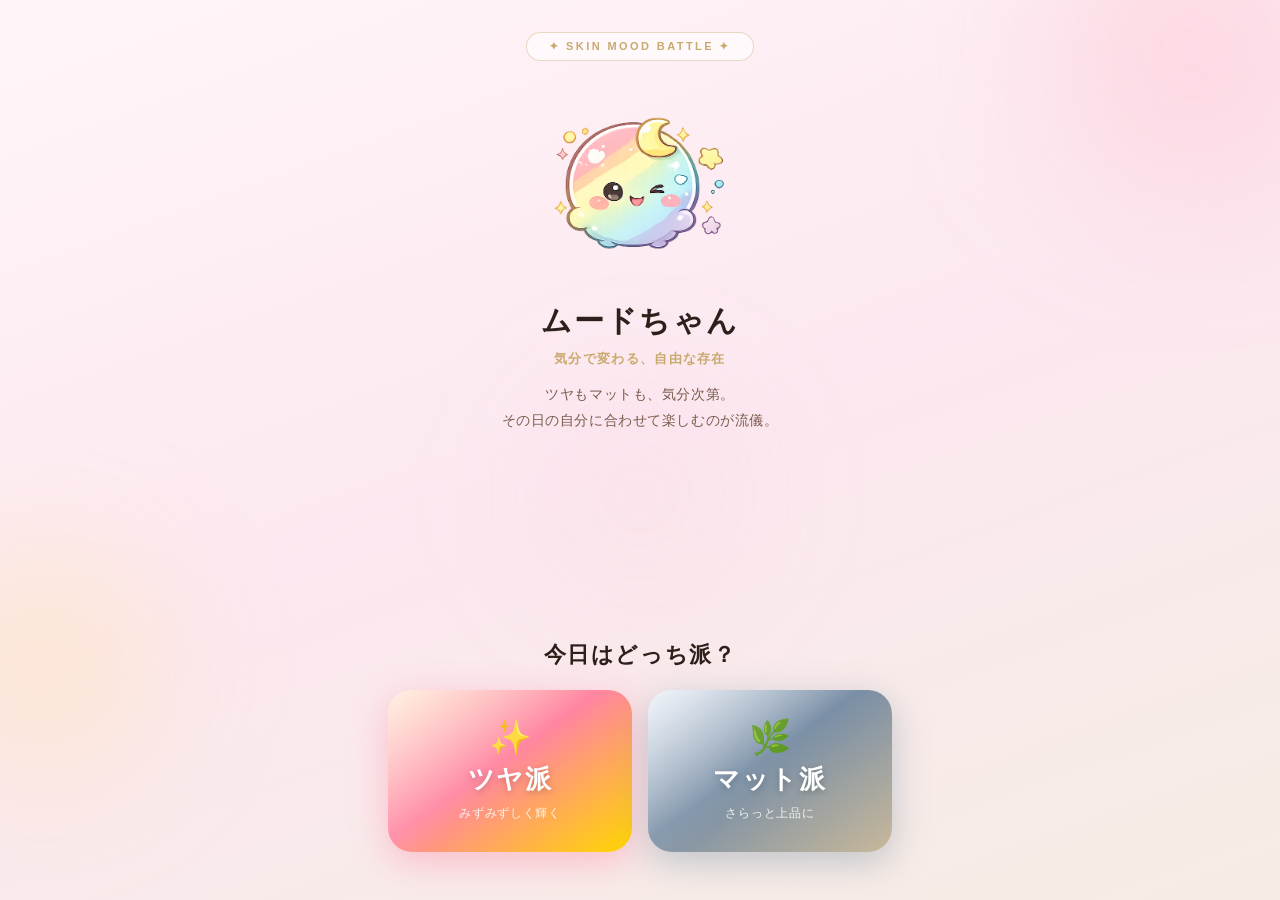
<file: chara-vote/index.html>
<!DOCTYPE html>
<html lang="ja">
<head>
  <meta charset="UTF-8" />
  <meta name="viewport" content="width=device-width, initial-scale=1.0" />
  <title>肌ムードバトル</title>
  <link rel="stylesheet" href="style.css" />
</head>
<body>

  <!-- ===== 投票画面（iPad用） ===== -->
  <div id="screen-vote" class="screen vote-screen">
    <div class="v-bg">
      <div class="v-orb v-orb1"></div>
      <div class="v-orb v-orb2"></div>
      <div class="v-orb v-orb3"></div>
    </div>

    <div class="v-header">
      <span class="v-event-badge">&#10022; SKIN MOOD BATTLE &#10022;</span>
    </div>

    <!-- キャラクターステージ（JS生成） -->
    <div class="v-stage" id="v-stage"></div>

    <!-- 投票ボタン -->
    <div class="v-action" id="v-action">
      <p class="v-question">今日はどっち派？</p>
      <div class="v-btn-row">
        <button class="v-btn v-btn-glow" onclick="castVote('glow')">
          <div class="v-btn-shine"></div>
          <span class="v-btn-icon">&#10024;</span>
          <span class="v-btn-label">ツヤ派</span>
          <span class="v-btn-sub">みずみずしく輝く</span>
        </button>
        <button class="v-btn v-btn-matte" onclick="castVote('matte')">
          <div class="v-btn-shine"></div>
          <span class="v-btn-icon">&#127807;</span>
          <span class="v-btn-label">マット派</span>
          <span class="v-btn-sub">さらっと上品に</span>
        </button>
      </div>
    </div>

    <!-- 投票完了オーバーレイ -->
    <div class="v-complete" id="v-complete">
      <div class="vc-particles" id="vc-particles"></div>
      <div class="vc-card">
        <div class="vc-char-wrap" id="vc-char-wrap"></div>
        <div class="vc-emoji" id="vc-emoji">&#10024;</div>
        <h2 class="vc-title" id="vc-title">ツヤ派で参加！</h2>
        <p class="vc-msg">会場モニターに<br><strong>参加しました！</strong></p>
        <p class="vc-hint">&#128064; モニター画面を見てみよう</p>
      </div>
    </div>
  </div>

  <!-- ===== モニター画面（大型ディスプレイ用） ===== -->
  <div id="screen-monitor" class="screen monitor-screen" style="display:none;">
    <div class="m-bg">
      <div class="m-bg-l"></div>
      <div class="m-bg-r"></div>
    </div>

    <!-- タイトルバー -->
    <div class="m-title-bar">
      <div class="m-title-orn">&#9670; &#9670; &#9670;</div>
      <h1 class="m-title">&#127800; 本日の肌ムードバトル &#127800;</h1>
      <div class="m-title-orn">&#9670; &#9670; &#9670;</div>
    </div>

    <!-- バトルメインエリア -->
    <div class="m-battle">

      <!-- ツヤゾーン（左） -->
      <div class="m-zone m-zone-glow">
        <div class="m-zone-lbl">
          <span class="mzl-icon">&#10024;</span>
          <span class="mzl-name">ツヤ派</span>
        </div>
        <div class="m-zone-crowd" id="glow-crowd"></div>
        <div class="m-zone-cnt">
          <span class="mzc-num" id="glow-num">0</span>
          <span class="mzc-unit">票</span>
        </div>
      </div>

      <!-- 中央スコアボード -->
      <div class="m-score">
        <div class="m-pct-row">
          <span class="m-pct m-pct-glow" id="pct-glow">58%</span>
          <span class="m-pct-sep">:</span>
          <span class="m-pct m-pct-matte" id="pct-matte">42%</span>
        </div>
        <div class="m-bar-wrap">
          <div class="m-bar-glow"  id="bar-glow"  style="width:58%"></div>
          <div class="m-bar-matte" id="bar-matte" style="width:42%"></div>
        </div>
        <div class="m-vs-badge">VS</div>
        <div class="m-total" id="m-total">100 votes</div>
      </div>

      <!-- マットゾーン（右） -->
      <div class="m-zone m-zone-matte">
        <div class="m-zone-lbl">
          <span class="mzl-icon">&#127807;</span>
          <span class="mzl-name">マット派</span>
        </div>
        <div class="m-zone-crowd" id="matte-crowd"></div>
        <div class="m-zone-cnt">
          <span class="mzc-num" id="matte-num">0</span>
          <span class="mzc-unit">票</span>
        </div>
      </div>
    </div>

    <!-- フライングキャラクターステージ -->
    <div class="m-fly-stage" id="fly-stage"></div>

    <!-- パーティクルステージ -->
    <div class="m-ptcl-stage" id="ptcl-stage"></div>

    <!-- 最近の参加者バー -->
    <div class="m-recent-bar">
      <span class="m-recent-ttl">&#10022; 最近の参加者 &#10022;</span>
      <div class="m-recent-list" id="recent-list"></div>
    </div>
  </div>

  <script src="script.js"></script>
</body>
</html>
</file>
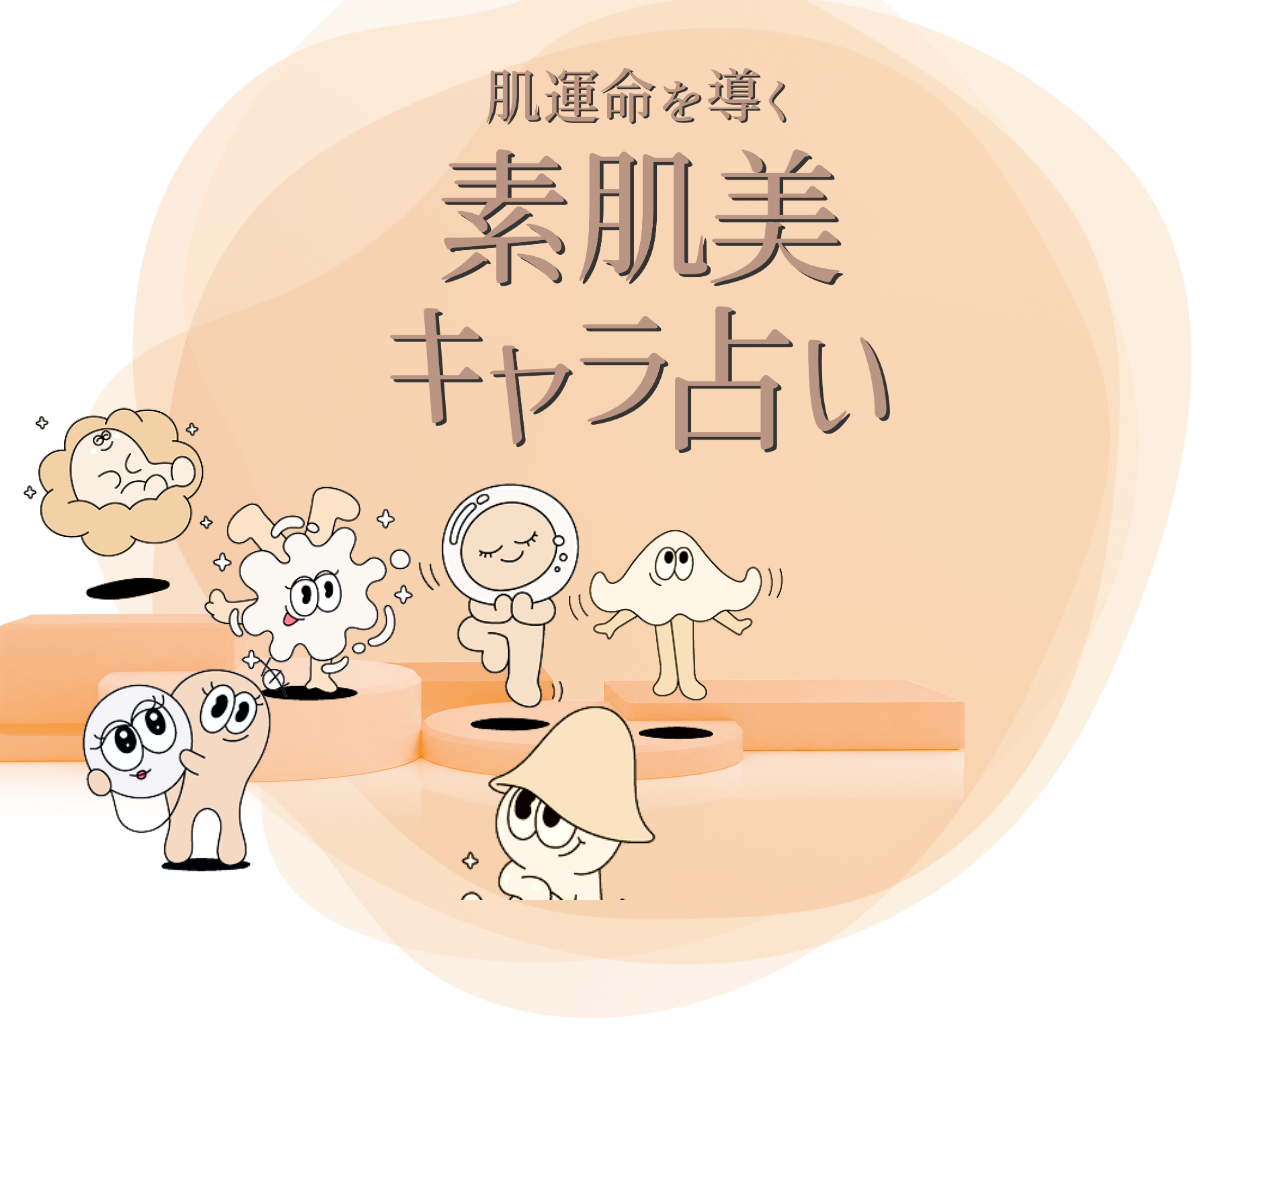
<file: traffic-stopper/index.html>
<!DOCTYPE html>
<html lang="ja">
<head>
  <meta charset="UTF-8" />
  <meta name="viewport" content="width=device-width, initial-scale=1.0, maximum-scale=1.0, user-scalable=no" />
  <title>肌タイプ診断</title>
  <link href="https://fonts.googleapis.com/css2?family=M+PLUS+1+Code:wght@500&family=M+PLUS+Rounded+1c:wght@500&family=Noto+Sans+JP:wght@500;700&family=Noto+Serif+JP:wght@400;500&display=swap" rel="stylesheet" />
  <link rel="stylesheet" href="style.css" />
</head>
<body>

<!-- 背景レイヤー（全画面共通） -->
<div class="bg-full-layer">
  <img src="../assets/bg/bg_full.png" alt="" />
</div>

  <!-- ===== TOP ===== -->
  <div id="screen-top" class="screen active">
    <div class="sparkle-container" id="sparkle-container"></div>
    <div class="top-title-area">
      <img class="top-title-img" src="../assets/images/title.png" alt="今日の盛れ肌おみくじ" />
    </div>
    <div class="top-stage-wrap">
      <img class="stage-bg-img" src="../assets/images/background.png" alt="">
      <div class="chara-group st-c1">
        <img class="top-chara" src="../assets/images/chara03.png" alt="">
        <!-- shadow baked into image -->
      </div>
      <div class="chara-group st-c2">
        <img class="top-chara" src="../assets/images/chara01.png" alt="">
      </div>
      <div class="chara-group st-c3">
        <img class="top-chara" src="../assets/images/chara05.png" alt="">
        <!-- shadow baked into image -->
      </div>
      <div class="chara-group st-c4">
        <img class="top-chara" src="../assets/images/chara02.png" alt="">
      </div>
      <div class="chara-group st-c5">
        <img class="top-chara" src="../assets/images/chara06.png" alt="">
      </div>
      <div class="chara-group st-c6">
        <img class="top-chara" src="../assets/images/chara04.png" alt="">
        <!-- shadow baked into image -->
      </div>
    </div>
    <div class="top-start-wrap">
      <button class="btn-top-start" onclick="startQuiz()">START!</button>
    </div>
    <!-- DEV: レシートプレビュー確認用（本番では非表示） -->
    <div class="dev-receipt-panel">
      <span class="dev-label">DEV</span>
      <button onclick="devJumpToReceipt('bakamote_glow')">ばかもて</button>
      <button onclick="devJumpToReceipt('toumei_glow')">とうめい</button>
      <button onclick="devJumpToReceipt('tafuku_glow')">たふく</button>
      <button onclick="devJumpToReceipt('moreka_smooth')">もれか</button>
      <button onclick="devJumpToReceipt('motokara_smooth')">もとから</button>
      <button onclick="devJumpToReceipt('seiketsu_smooth')">せいけつ</button>
    </div>
  </div>

  <!-- ===== QUIZ ===== -->
  <div id="screen-quiz" class="screen">
    <div id="quiz-body"><!-- JS で生成 --></div>
  </div>

  <!-- ===== SCAN ===== -->
  <div id="screen-scan" class="screen">
    <div class="scan-text-block">
      <p class="scan-text-main">最後に手を入れてください。</p>
      <p class="scan-text-desc">あなたの美のエネルギーを読み解き<br>肌本来が持つ美のポテンシャルと<br>今日の運勢がわかります。</p>
      <p class="scan-text-sub">手を左下の入り口に置いたら「診断」ボタンを押してください。</p>
    </div>
    <div class="scan-hand-icon">
      <img src="../assets/images/hand.svg" alt="" />
    </div>
    <button class="btn-shindan" onclick="confirmScan()">診断</button>
  </div>

  <!-- ===== RESULT ===== -->
  <div id="screen-result" class="screen">
    <div class="result-header">
      <div class="result-title-wrap">
        <p class="result-title">診断結果</p>
      </div>
      <div class="result-name-block">
        <p class="result-name" id="result-name"></p>
        <p class="result-tagline" id="result-tagline"></p>
      </div>
    </div>
    <div class="result-body" id="result-body">
      <!-- JS で生成 -->
    </div>
    <div class="result-actions">
      <p class="result-print-hint">今日の運勢と<br>おすすめの商品は印刷をタップ</p>
      <button class="btn-print" onclick="printReceipt(this)">印刷</button>
      <button class="btn-restart" onclick="goToTop()">最初からやり直す</button>
    </div>
  </div>

  <!-- ===== RECEIPT ===== -->
  <div id="screen-receipt" class="screen">

    <!-- 画面表示用コントロール（印刷時は非表示） -->
    <div class="receipt-ctrl no-print">
      <button class="btn-print" onclick="printReceipt()">印刷する</button>
      <button class="btn-back"  onclick="showScreen('screen-result')">← 結果に戻る</button>
    </div>

    <!-- レシートプレビュー（画面用ラッパー） -->
    <div class="receipt-preview-outer no-print">
      <div class="receipt-preview-label">印刷プレビュー（80mm）</div>
      <div class="receipt-preview-inner">
        <div id="receipt-content"><!-- buildReceiptDOM() で生成 --></div>
      </div>
    </div>

    <!-- 印刷専用ターゲット（@media print のみ表示） -->
    <div class="print-only">
      <div id="receipt-print-target"><!-- buildReceiptDOM() で同期 --></div>
    </div>

  </div>

  <script src="../webprnt-test/StarWebPrintBuilder.js"></script>
  <script src="../webprnt-test/StarWebPrintTrader.js"></script>
  <script src="script.js"></script>
</body>
</html>
</file>
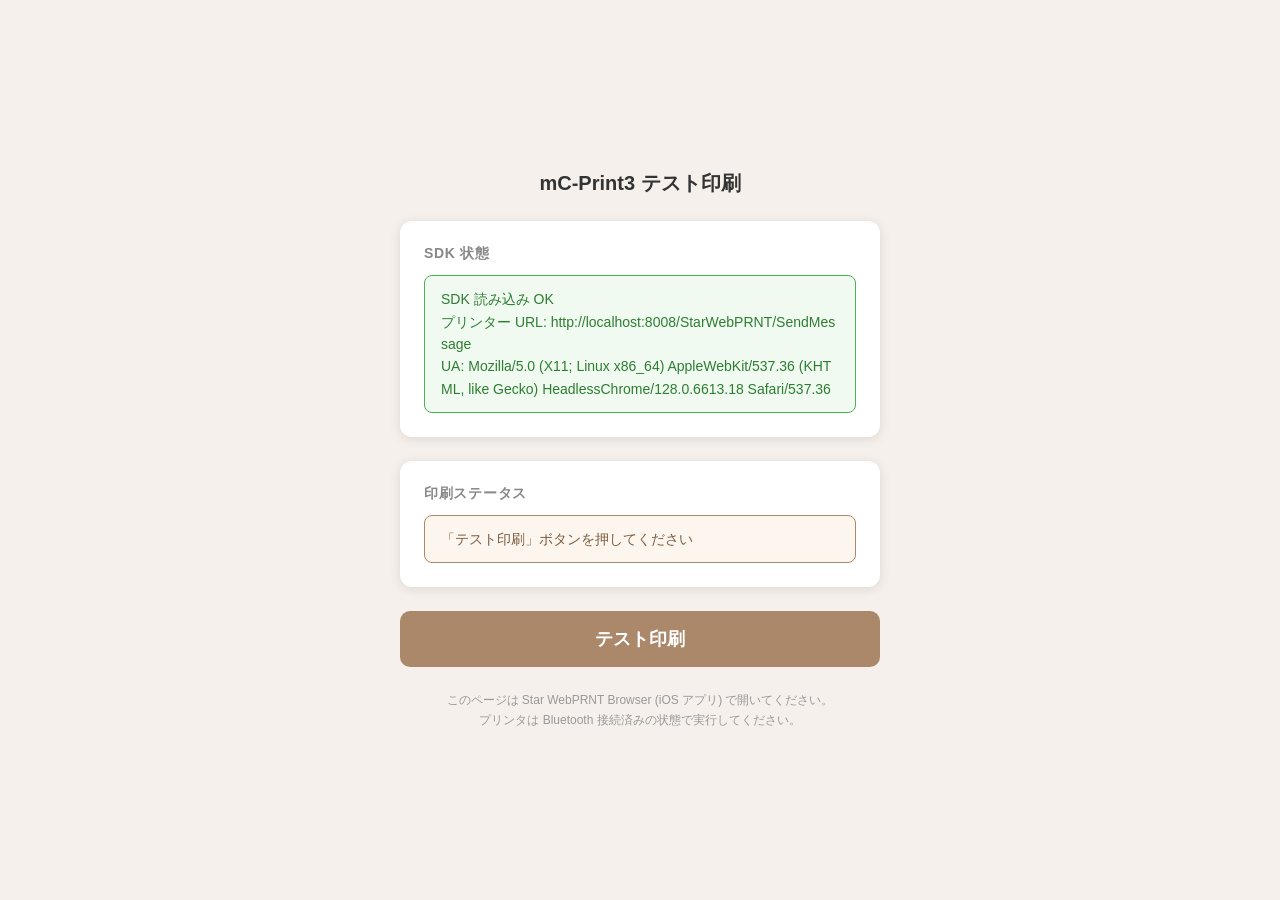
<file: webprnt-test/index.html>
<!DOCTYPE html>
<html lang="ja">
<head>
  <meta charset="UTF-8">
  <meta name="viewport" content="width=device-width, initial-scale=1.0">
  <title>WebPRNT テスト印刷</title>

  <script src="StarWebPrintBuilder.js"></script>
  <script src="StarWebPrintTrader.js"></script>

  <style>
    * { box-sizing: border-box; margin: 0; padding: 0; }

    body {
      font-family: -apple-system, 'Noto Sans JP', sans-serif;
      background: #f5f0eb;
      display: flex;
      flex-direction: column;
      align-items: center;
      justify-content: center;
      min-height: 100vh;
      padding: 24px;
      gap: 24px;
    }

    h1 {
      font-size: 20px;
      color: #333;
    }

    .card {
      background: #fff;
      border-radius: 12px;
      padding: 24px;
      width: 100%;
      max-width: 480px;
      box-shadow: 0 2px 12px rgba(0,0,0,0.1);
    }

    .card h2 {
      font-size: 14px;
      color: #888;
      margin-bottom: 12px;
      text-transform: uppercase;
      letter-spacing: 0.05em;
    }

    .status-box {
      background: #f8f8f8;
      border: 1px solid #e0e0e0;
      border-radius: 8px;
      padding: 12px 16px;
      font-size: 14px;
      color: #444;
      min-height: 48px;
      line-height: 1.6;
      white-space: pre-wrap;
      word-break: break-all;
    }

    .status-box.ok    { border-color: #4caf50; background: #f0faf0; color: #2e7d32; }
    .status-box.error { border-color: #f44336; background: #fff0f0; color: #c62828; }
    .status-box.info  { border-color: #ab886a; background: #fdf6ef; color: #7a5c40; }

    button {
      width: 100%;
      padding: 16px;
      border: none;
      border-radius: 10px;
      font-size: 18px;
      font-weight: 700;
      cursor: pointer;
      transition: opacity 0.15s;
    }
    button:active { opacity: 0.7; }
    button:disabled { opacity: 0.4; cursor: default; }

    .btn-print {
      background: #ab886a;
      color: #fff;
      max-width: 480px;
      width: 100%;
    }

    .note {
      font-size: 12px;
      color: #999;
      text-align: center;
      line-height: 1.6;
      max-width: 480px;
    }
  </style>
</head>
<body>

  <h1>mC-Print3 テスト印刷</h1>

  <div class="card">
    <h2>SDK 状態</h2>
    <div class="status-box" id="sdk-status">確認中...</div>
  </div>

  <div class="card">
    <h2>印刷ステータス</h2>
    <div class="status-box info" id="print-status">「テスト印刷」ボタンを押してください</div>
  </div>

  <button class="btn-print" id="btn-print" onclick="runTestPrint()" disabled>
    テスト印刷
  </button>

  <p class="note">
    このページは Star WebPRNT Browser (iOS アプリ) で開いてください。<br>
    プリンタは Bluetooth 接続済みの状態で実行してください。
  </p>

  <script>
    /* ============================================================
       設定
       Star WebPRNT Browser の新バージョンは port 8001 (WebKit ハンドラー)、
       旧バージョンは port 8008 (HTTP) を使用する。
       ============================================================ */
    const USE_NEW_API = navigator.userAgent.indexOf('webPRNTSupportMessageHandler') !== -1;
    const PRINTER_URL = USE_NEW_API
      ? 'http://localhost:8001/StarWebPRNT/SendMessage'
      : 'http://localhost:8008/StarWebPRNT/SendMessage';

    /* ============================================================
       SDK 存在チェック
       ============================================================ */
    const sdkStatus   = document.getElementById('sdk-status');
    const printStatus = document.getElementById('print-status');
    const btnPrint    = document.getElementById('btn-print');

    window.addEventListener('DOMContentLoaded', () => {
      if (typeof StarWebPrintBuilder === 'undefined' || typeof StarWebPrintTrader === 'undefined') {
        sdkStatus.textContent =
          'SDK が読み込まれていません。\n' +
          'StarWebPrintBuilder.js / StarWebPrintTrader.js を\n' +
          'このフォルダ (webprnt-test/) に配置してください。';
        sdkStatus.className = 'status-box error';
        return;
      }

      sdkStatus.textContent =
        'SDK 読み込み OK\n' +
        'プリンター URL: ' + PRINTER_URL + '\n' +
        'UA: ' + navigator.userAgent;
      sdkStatus.className   = 'status-box ok';
      btnPrint.disabled     = false;
    });

    /* ============================================================
       テスト印刷
       ============================================================ */
    function runTestPrint() {
      btnPrint.disabled = true;
      setStatus('送信中...', 'info');

      let request = '';
      const builder = new StarWebPrintBuilder();

      // 初期化
      request += builder.createInitializationElement();

      // センタリング
      request += builder.createAlignmentElement({ position: 'center' });

      // タイトル（太字）
      request += builder.createTextElement({ emphasis: true, width: 2, height: 2,
        codepage: 'utf8', data: '@cosme FD EVENT\n' });
      request += builder.createTextElement({ emphasis: false, width: 1, height: 1,
        codepage: 'utf8', data: '--------------------------------\n' });

      // 本文
      request += builder.createTextElement({ codepage: 'utf8', data: 'WebPRNT テスト印刷\n' });
      request += builder.createTextElement({ codepage: 'utf8', data: new Date().toLocaleString('ja-JP') + '\n' });
      request += builder.createTextElement({ codepage: 'utf8', data: '--------------------------------\n' });
      request += builder.createTextElement({ codepage: 'utf8', data: 'mC-Print3  Bluetooth OK\n' });

      // フィード & カット
      request += builder.createCutPaperElement({ feed: true });

      // 送信
      const trader = new StarWebPrintTrader({ url: PRINTER_URL });

      trader.onReceive = function (response) {
        btnPrint.disabled = false;

        if (response.traderSuccess !== 'true') {
          setStatus(
            '印刷失敗\ntraderSuccess: ' + response.traderSuccess +
            '\ntraderCode: ' + response.traderCode +
            '\ntraderStatus: ' + response.traderStatus,
            'error'
          );
          return;
        }

        setStatus('印刷完了！', 'ok');
      };

      trader.onError = function (response) {
        btnPrint.disabled = false;
        const status = response ? response.status : '?';
        const text   = response ? (response.responseText || '(なし)') : '不明';
        setStatus(
          '通信エラー\nstatus: ' + status + '\nresponseText: ' + text + '\n\n' +
          '確認事項:\n' +
          '・Star WebPRNT Browser で開いているか\n' +
          '・プリンタが Bluetooth ペアリング済みか\n' +
          '・Star WebPRNT Browser でプリンタが選択されているか\n' +
          '・接続 URL: ' + PRINTER_URL,
          'error'
        );
      };

      trader.onTimeout = function () {
        btnPrint.disabled = false;
        setStatus('タイムアウト: プリンタの応答がありません。\nBluetooth 接続を確認してください。', 'error');
      };

      trader.sendMessage({ request: request });
    }

    function setStatus(msg, type) {
      printStatus.textContent = msg;
      printStatus.className   = 'status-box ' + (type || '');
    }
  </script>

</body>
</html>
</file>
<file: chara-vote/style.css>
/* ========================================
   Design Tokens
   ======================================== */
:root {
  --glow-pink:    #ff85a1;
  --glow-gold:    #ffd700;
  --glow-peach:   #fde8d0;
  --glow-deep:    #e8956a;
  --matte-slate:  #5a7a8f;
  --matte-beige:  #c8b89a;
  --matte-cool:   #a8c8d8;
  --matte-deep:   #3d5a6a;
  --gold:         #c9a96e;
  --white:        #ffffff;
  --text:         #2d1f1a;
  --text-mid:     #7a5c4e;
  --text-light:   #b09080;
  --off-white:    #fdfaf8;
}

/* ========================================
   Reset
   ======================================== */
*, *::before, *::after { box-sizing: border-box; margin: 0; padding: 0; }
html, body {
  height: 100%;
  font-family: 'Helvetica Neue', Arial, 'Hiragino Kaku Gothic ProN', 'Meiryo', sans-serif;
  -webkit-font-smoothing: antialiased;
}
button { border: none; cursor: pointer; font-family: inherit; }

/* ========================================
   ===== VOTE SCREEN (iPad) =====
   ======================================== */
.vote-screen {
  min-height: 100dvh;
  background: linear-gradient(160deg, #fff5f8 0%, #fce8f0 50%, #f5ede4 100%);
  display: flex;
  flex-direction: column;
  align-items: center;
  position: relative;
  overflow: hidden;
}

/* Background orbs */
.v-bg { position: absolute; inset: 0; pointer-events: none; }
.v-orb {
  position: absolute;
  border-radius: 50%;
  filter: blur(70px);
}
.v-orb1 {
  width: 420px; height: 420px; top: -160px; right: -120px;
  background: radial-gradient(circle, rgba(255,133,161,.28) 0%, transparent 70%);
}
.v-orb2 {
  width: 320px; height: 320px; bottom: 80px; left: -120px;
  background: radial-gradient(circle, rgba(255,215,0,.2) 0%, transparent 70%);
}
.v-orb3 {
  width: 280px; height: 280px; top: 55%; left: 50%;
  transform: translate(-50%, -50%);
  background: radial-gradient(circle, rgba(242,167,195,.14) 0%, transparent 70%);
}

/* Header */
.v-header {
  position: relative; z-index: 1;
  padding: 32px 24px 20px;
  text-align: center;
}
.v-event-badge {
  display: inline-block;
  font-size: 11px;
  font-weight: 700;
  letter-spacing: .22em;
  color: var(--gold);
  border: 1px solid rgba(201,169,110,.4);
  padding: 7px 22px;
  border-radius: 20px;
  background: rgba(255,255,255,.6);
  backdrop-filter: blur(4px);
}

/* Character Stage */
.v-stage {
  position: relative; z-index: 1;
  flex: 1;
  display: flex;
  flex-direction: column;
  align-items: center;
  padding: 12px 32px 20px;
  text-align: center;
  width: 100%;
  max-width: 560px;
}

/* ---- Character Avatar ---- */
.char-av {
  width: 180px;
  height: 180px;
  position: relative;
  display: flex;
  align-items: center;
  justify-content: center;
  margin-bottom: 28px;
  flex-shrink: 0;
  animation: av-float 3.6s ease-in-out infinite;
}
.char-img {
  width: 100%;
  height: 100%;
  object-fit: contain;
  position: relative;
  z-index: 1;
}

/* キャラクタークラス（画像使用のため背景なし） */
.c-kirari, .c-urumin, .c-sarasa, .c-fuwamaru, .c-mood {}

/* Character text */
.char-name {
  font-size: 30px;
  font-weight: 800;
  color: var(--text);
  letter-spacing: .07em;
  margin-bottom: 8px;
}
.char-catch {
  font-size: 13px;
  font-weight: 700;
  color: var(--gold);
  letter-spacing: .1em;
  margin-bottom: 14px;
}
.char-desc {
  font-size: 14px;
  color: var(--text-mid);
  line-height: 1.85;
  letter-spacing: .04em;
  max-width: 300px;
}

/* Vote Action */
.v-action {
  position: relative; z-index: 1;
  width: 100%;
  max-width: 560px;
  padding: 0 28px 48px;
  text-align: center;
}
.v-question {
  font-size: 22px;
  font-weight: 700;
  color: var(--text);
  letter-spacing: .07em;
  margin-bottom: 20px;
}
.v-btn-row {
  display: flex;
  gap: 16px;
}
.v-btn {
  flex: 1;
  border-radius: 24px;
  padding: 30px 16px;
  display: flex;
  flex-direction: column;
  align-items: center;
  gap: 8px;
  position: relative;
  overflow: hidden;
  transition: transform .2s, box-shadow .2s;
}
.v-btn:hover  { transform: translateY(-3px); }
.v-btn:active { transform: scale(.96); }
.v-btn-shine {
  position: absolute; inset: 0;
  background: linear-gradient(135deg, rgba(255,255,255,.4) 0%, transparent 50%);
  pointer-events: none;
}
.v-btn-glow {
  background: linear-gradient(145deg, #ffe8d0 0%, #ff85a1 45%, #ffd700 100%);
  box-shadow: 0 10px 36px rgba(255,133,161,.45);
}
.v-btn-matte {
  background: linear-gradient(145deg, #e8eff8 0%, #7a8fa6 45%, #c8b89a 100%);
  box-shadow: 0 10px 36px rgba(90,122,143,.35);
}
.v-btn-icon  { font-size: 34px; line-height: 1; }
.v-btn-label {
  font-size: 26px; font-weight: 800;
  color: var(--white);
  letter-spacing: .06em;
  text-shadow: 0 2px 6px rgba(0,0,0,.22);
}
.v-btn-sub {
  font-size: 12px;
  color: rgba(255,255,255,.88);
  letter-spacing: .06em;
}

/* Vote Complete Overlay */
.v-complete {
  position: absolute; inset: 0;
  background: rgba(253,240,248,.96);
  backdrop-filter: blur(10px);
  display: none;
  flex-direction: column;
  align-items: center;
  justify-content: center;
  z-index: 100;
}
.v-complete.active { display: flex; }
.vc-particles { position: absolute; inset: 0; pointer-events: none; }
.vc-card {
  position: relative; z-index: 1;
  background: var(--white);
  border-radius: 28px;
  padding: 36px 32px 40px;
  text-align: center;
  box-shadow: 0 16px 60px rgba(61,43,31,.15);
  max-width: 340px;
  width: calc(100% - 48px);
  animation: card-in .5s cubic-bezier(.34,1.56,.64,1) forwards;
}
.vc-char-wrap {
  display: flex;
  justify-content: center;
  margin-bottom: 16px;
}
.vc-char-wrap .char-av {
  width: 100px;
  height: 100px;
  margin-bottom: 0;
  animation: av-float 3s ease-in-out infinite;
}
.vc-char-wrap .char-av .char-sym { font-size: 38px; }
.vc-char-wrap .char-av::before { inset: -6px; }
.vc-char-wrap .char-av .char-glow-ring { inset: -12px; }
.vc-emoji {
  font-size: 36px; margin-bottom: 10px;
  animation: av-float 2.2s ease-in-out infinite;
  display: block;
}
.vc-title {
  font-size: 28px; font-weight: 800;
  color: var(--text); letter-spacing: .04em;
  margin-bottom: 12px;
}
.vc-msg {
  font-size: 15px; color: var(--text-mid);
  line-height: 1.9; letter-spacing: .04em;
  margin-bottom: 14px;
}
.vc-msg strong { color: var(--text); font-size: 17px; }
.vc-hint { font-size: 12px; color: var(--text-light); letter-spacing: .06em; }

/* Burst Particle */
.burst-p {
  position: absolute;
  top: 50%; left: 50%;
  border-radius: 50%;
  animation: burst 1s ease-out forwards;
}

/* ========================================
   ===== MONITOR SCREEN (Large Display) =====
   ======================================== */
.monitor-screen {
  width: 100vw;
  height: 100vh;
  overflow: hidden;
  display: flex;
  flex-direction: column;
  position: relative;
  background: #fff8fa;
}

/* Split background */
.m-bg { position: absolute; inset: 0; display: flex; pointer-events: none; }
.m-bg-l {
  flex: 1;
  background: linear-gradient(155deg, #fff0f5 0%, #ffd6e8 50%, #ffe8d0 100%);
}
.m-bg-r {
  flex: 1;
  background: linear-gradient(205deg, #f0f8ff 0%, #d6eeff 50%, #e0f8f0 100%);
}
.m-bg::after {
  content: '';
  position: absolute;
  left: 50%; top: 10%;
  bottom: 10%;
  width: 3px;
  transform: translateX(-50%);
  background: linear-gradient(180deg, transparent, rgba(255,180,50,.6) 30%, rgba(255,215,0,.9) 50%, rgba(255,180,50,.6) 70%, transparent);
  filter: blur(2px);
  border-radius: 4px;
}

/* Title Bar */
.m-title-bar {
  position: relative; z-index: 1;
  display: flex;
  align-items: center;
  justify-content: center;
  gap: 28px;
  padding: 18px 48px 14px;
  background: rgba(255,255,255,.7);
  backdrop-filter: blur(8px);
  border-bottom: 2px solid rgba(255,180,50,.3);
  flex-shrink: 0;
  box-shadow: 0 4px 20px rgba(255,133,161,.12);
}
.m-title-orn {
  color: #ffc040;
  font-size: 14px;
  letter-spacing: .25em;
  animation: orn-bounce 2s ease-in-out infinite;
}
.m-title {
  font-size: clamp(22px, 2.8vw, 42px);
  font-weight: 800;
  background: linear-gradient(90deg, #ff85a1, #ffc040, #4ab8d4, #ff85a1);
  background-size: 200% auto;
  -webkit-background-clip: text;
  -webkit-text-fill-color: transparent;
  background-clip: text;
  letter-spacing: .14em;
  text-align: center;
  animation: title-shine 4s linear infinite;
}

/* Battle Area */
.m-battle {
  position: relative; z-index: 1;
  flex: 1;
  display: flex;
  align-items: stretch;
  min-height: 0;
}

/* Zone */
.m-zone {
  flex: 0 0 35%;
  display: flex;
  flex-direction: column;
  align-items: center;
  padding: 20px 20px 12px;
  position: relative;
}
.m-zone-lbl {
  display: flex;
  align-items: center;
  gap: 10px;
  margin-bottom: 14px;
  flex-shrink: 0;
}
.mzl-icon { font-size: clamp(22px, 2.8vw, 38px); }
.mzl-name {
  font-size: clamp(20px, 2.5vw, 36px);
  font-weight: 800;
  letter-spacing: .1em;
}
.m-zone-glow  .mzl-name { color: #ff4d8a; text-shadow: 0 2px 12px rgba(255,77,138,.35); }
.m-zone-matte .mzl-name { color: #2a96bf; text-shadow: 0 2px 12px rgba(42,150,191,.35); }

/* Zone crowd */
.m-zone-crowd {
  flex: 1;
  position: relative;
  width: 100%;
  min-height: 0;
}

/* Zone floating avatar */
.zone-av {
  position: absolute;
  width: clamp(50px, 5.5vw, 74px);
  height: clamp(50px, 5.5vw, 74px);
  border-radius: 50%;
  display: flex;
  align-items: center;
  justify-content: center;
  font-size: clamp(20px, 2.2vw, 30px);
  transform: translate(-50%, -50%);
  box-shadow: 0 4px 18px rgba(0,0,0,.35);
  animation: zone-float var(--dur, 3.2s) ease-in-out infinite var(--delay, 0s);
  cursor: default;
}
.zone-av img {
  width: 100%;
  height: 100%;
  object-fit: contain;
}
.zone-av small {
  position: absolute;
  bottom: -20px;
  left: 50%;
  transform: translateX(-50%);
  font-size: clamp(8px, .9vw, 12px);
  white-space: nowrap;
  color: rgba(45,31,26,.6);
  font-weight: 700;
  letter-spacing: .05em;
}
.zone-av.arriving {
  animation: arrive .6s cubic-bezier(.34,1.56,.64,1) forwards;
}

/* Zone vote count */
.m-zone-cnt {
  display: flex;
  align-items: baseline;
  gap: 6px;
  flex-shrink: 0;
  margin-top: 8px;
}
.mzc-num {
  font-size: clamp(40px, 5.5vw, 76px);
  font-weight: 900;
  color: var(--text);
  font-variant-numeric: tabular-nums;
  transition: color .3s;
}
.m-zone-glow  .mzc-num { text-shadow: 0 2px 12px rgba(255,77,138,.2); }
.m-zone-matte .mzc-num { text-shadow: 0 2px 12px rgba(42,150,191,.2); }
.mzc-unit {
  font-size: clamp(16px, 2vw, 26px);
  color: rgba(45,31,26,.45);
  font-weight: 600;
}

/* Scoreboard Center */
.m-score {
  flex: 0 0 30%;
  display: flex;
  flex-direction: column;
  align-items: center;
  justify-content: center;
  padding: 20px 12px;
  position: relative;
  z-index: 2;
  background: rgba(255,255,255,.5);
  backdrop-filter: blur(6px);
  border-radius: 0 0 32px 32px;
}
.m-pct-row {
  display: flex;
  align-items: center;
  gap: 16px;
  margin-bottom: 22px;
}
.m-pct {
  font-size: clamp(44px, 7vw, 88px);
  font-weight: 900;
  font-variant-numeric: tabular-nums;
  transition: all .7s cubic-bezier(.34,1.56,.64,1);
}
.m-pct-glow  { color: #ff4d8a; text-shadow: 0 2px 16px rgba(255,77,138,.4); }
.m-pct-matte { color: #2a96bf; text-shadow: 0 2px 16px rgba(42,150,191,.4); }
.m-pct-sep {
  font-size: clamp(28px, 4vw, 60px);
  color: rgba(45,31,26,.2);
  font-weight: 300;
}
/* Bar */
.m-bar-wrap {
  width: 100%;
  height: clamp(10px, 1.4vw, 18px);
  background: rgba(0,0,0,.08);
  border-radius: 9px;
  overflow: hidden;
  display: flex;
  margin-bottom: 18px;
  box-shadow: 0 0 0 1px rgba(0,0,0,.06);
}
.m-bar-glow {
  height: 100%;
  background: linear-gradient(90deg, #ff4d8a, #ffd700);
  transition: width .9s cubic-bezier(.34,1.56,.64,1);
  box-shadow: 0 0 14px rgba(255,77,138,.6);
  border-radius: 9px 0 0 9px;
}
.m-bar-matte {
  height: 100%;
  background: linear-gradient(90deg, #2a96bf, #80d8f0);
  transition: width .9s cubic-bezier(.34,1.56,.64,1);
  box-shadow: 0 0 14px rgba(42,150,191,.5);
  border-radius: 0 9px 9px 0;
}
/* VS Badge */
.m-vs-badge {
  font-size: clamp(20px, 3.2vw, 42px);
  font-weight: 900;
  color: var(--text);
  letter-spacing: .2em;
  background: linear-gradient(135deg, #fff8e0, #fff0f5);
  border: 2.5px solid #ffc040;
  border-radius: 50%;
  width: clamp(64px, 8vw, 106px);
  height: clamp(64px, 8vw, 106px);
  display: flex;
  align-items: center;
  justify-content: center;
  margin-bottom: 12px;
  box-shadow: 0 4px 20px rgba(255,192,64,.35);
  animation: vs-pulse 1.8s ease-in-out infinite;
}
.m-total {
  font-size: clamp(12px, 1.4vw, 18px);
  color: rgba(45,31,26,.45);
  letter-spacing: .14em;
  font-weight: 600;
}

/* Flying Char Stage */
.m-fly-stage {
  position: absolute; inset: 0;
  pointer-events: none;
  z-index: 20;
}
.fly-char {
  position: absolute;
  width: clamp(64px, 7vw, 90px);
  height: clamp(64px, 7vw, 90px);
  border-radius: 50%;
  display: flex;
  align-items: center;
  justify-content: center;
  font-size: clamp(26px, 3vw, 38px);
  box-shadow: 0 0 36px rgba(255,255,255,.3);
  pointer-events: none;
}
.fly-char img {
  width: 100%;
  height: 100%;
  object-fit: contain;
}
.fly-char.to-glow  { animation: fly-glow  1.5s cubic-bezier(.17,.55,.55,1) forwards; }
.fly-char.to-matte { animation: fly-matte 1.5s cubic-bezier(.17,.55,.55,1) forwards; }

/* Particle Stage */
.m-ptcl-stage {
  position: absolute; inset: 0;
  pointer-events: none;
  z-index: 15;
}
.ptcl {
  position: absolute;
  border-radius: 50%;
  animation: ptcl-out 1.3s ease-out forwards;
}

/* Recent Bar */
.m-recent-bar {
  position: relative; z-index: 1;
  background: rgba(255,255,255,.75);
  backdrop-filter: blur(8px);
  border-top: 2px solid rgba(255,180,50,.25);
  padding: 12px 36px;
  display: flex;
  align-items: center;
  gap: 22px;
  flex-shrink: 0;
  overflow: hidden;
  height: clamp(56px, 7vh, 72px);
  box-shadow: 0 -4px 20px rgba(255,133,161,.1);
}
.m-recent-ttl {
  font-size: clamp(10px, 1.1vw, 13px);
  font-weight: 700;
  color: #ffa020;
  letter-spacing: .17em;
  white-space: nowrap;
  flex-shrink: 0;
}
.m-recent-list {
  display: flex;
  gap: 14px;
  overflow: hidden;
  flex: 1;
  align-items: center;
}
.r-chip {
  display: flex;
  align-items: center;
  gap: 8px;
  background: rgba(255,255,255,.9);
  border: 1.5px solid rgba(255,180,50,.25);
  border-radius: 20px;
  padding: 5px 12px 5px 5px;
  flex-shrink: 0;
  box-shadow: 0 2px 10px rgba(0,0,0,.06);
  animation: chip-in .4s cubic-bezier(.34,1.56,.64,1) forwards;
}
.r-av {
  width: clamp(26px, 2.8vw, 34px);
  height: clamp(26px, 2.8vw, 34px);
  border-radius: 50%;
  display: flex;
  align-items: center;
  justify-content: center;
  font-size: clamp(11px, 1.2vw, 15px);
  flex-shrink: 0;
  position: relative;
  box-shadow: 0 0 8px rgba(255,255,255,.18);
}
.r-av img {
  width: 100%;
  height: 100%;
  object-fit: contain;
}
.r-name {
  font-size: clamp(11px, 1.2vw, 14px);
  font-weight: 600;
  color: var(--text);
  letter-spacing: .04em;
}
.r-vote {
  font-size: clamp(9px, .9vw, 11px);
  font-weight: 700;
  padding: 2px 8px;
  border-radius: 10px;
  letter-spacing: .06em;
}
.r-glow-tag  { background: rgba(255,77,138,.15); color: #ff4d8a; }
.r-matte-tag { background: rgba(42,150,191,.15); color: #2a96bf; }

/* ========================================
   Animations
   ======================================== */
@keyframes av-float {
  0%, 100% { transform: translateY(0);    }
  50%       { transform: translateY(-14px); }
}
@keyframes ring-spin {
  from { transform: rotate(0deg);   }
  to   { transform: rotate(360deg); }
}
@keyframes glow-pulse {
  0%, 100% { opacity: .4; transform: scale(1);    }
  50%       { opacity: .75; transform: scale(1.1); }
}
@keyframes rainbow-move {
  0%   { background-position: 0%   50%; }
  50%  { background-position: 100% 50%; }
  100% { background-position: 0%   50%; }
}

/* Vote complete card entrance */
@keyframes card-in {
  0%   { transform: scale(.5) translateY(32px); opacity: 0; }
  70%  { transform: scale(1.04) translateY(-5px); opacity: 1; }
  100% { transform: scale(1) translateY(0); opacity: 1; }
}

/* Burst particle */
@keyframes burst {
  0%   {
    transform: translate(-50%,-50%) rotate(var(--angle)) translateX(0) scale(1);
    opacity: 1;
  }
  100% {
    transform: translate(-50%,-50%) rotate(var(--angle)) translateX(var(--dist)) scale(0);
    opacity: 0;
  }
}

/* Zone float (different from vote-screen float to allow translate(-50%,-50%)) */
@keyframes zone-float {
  0%, 100% { transform: translate(-50%, -50%) translateY(0) rotate(0deg); }
  40%       { transform: translate(-50%, -50%) translateY(-10px) rotate(3deg); }
  70%       { transform: translate(-50%, -50%) translateY(-5px) rotate(-2deg); }
}

/* Arrive in zone */
@keyframes arrive {
  0%   { transform: translate(-50%,-50%) scale(0); opacity: 0; }
  65%  { transform: translate(-50%,-50%) scale(1.22); opacity: 1; }
  100% { transform: translate(-50%,-50%) scale(1); opacity: 1; }
}

/* Flying character */
@keyframes fly-glow {
  0%   { left: 50%; top: 48%; transform: translate(-50%,-50%) scale(.2) rotate(-20deg); opacity: 0; }
  18%  { transform: translate(-50%,-50%) scale(1.9) rotate(12deg); opacity: 1; }
  100% { left: 20%; top: 44%; transform: translate(-50%,-50%) scale(1) rotate(5deg); opacity: 1; }
}
@keyframes fly-matte {
  0%   { left: 50%; top: 48%; transform: translate(-50%,-50%) scale(.2) rotate(20deg); opacity: 0; }
  18%  { transform: translate(-50%,-50%) scale(1.9) rotate(-12deg); opacity: 1; }
  100% { left: 80%; top: 44%; transform: translate(-50%,-50%) scale(1) rotate(-5deg); opacity: 1; }
}

/* Landing particle */
@keyframes ptcl-out {
  0%   { transform: translate(0,0) scale(1); opacity: 1; }
  100% { transform: translate(var(--pdx), var(--pdy)) scale(0); opacity: 0; }
}

/* VS badge pulse */
@keyframes vs-pulse {
  0%, 100% { transform: scale(1);    box-shadow: 0 4px 20px rgba(255,192,64,.35); }
  50%       { transform: scale(1.12); box-shadow: 0 6px 32px rgba(255,192,64,.6), 0 0 0 6px rgba(255,192,64,.15); }
}

/* Recent chip entrance */
@keyframes chip-in {
  0%   { transform: translateX(28px); opacity: 0; }
  100% { transform: translateX(0);    opacity: 1; }
}

/* Count pop */
@keyframes count-pop {
  0%   { transform: scale(1) rotate(0deg);   }
  30%  { transform: scale(1.5) rotate(-4deg); color: #ff4d8a; }
  60%  { transform: scale(1.3) rotate(3deg);  color: #ffc040; }
  100% { transform: scale(1) rotate(0deg);   }
}

/* Title shimmer */
@keyframes title-shine {
  0%   { background-position: 0% center; }
  100% { background-position: 200% center; }
}

/* Ornament bounce */
@keyframes orn-bounce {
  0%, 100% { transform: translateY(0); }
  50%       { transform: translateY(-4px); }
}

/* Background bubble rise */
@keyframes bubble-rise {
  0%   { transform: translateY(0) rotate(0deg) scale(1); }
  50%  { transform: translateY(-50vh) rotate(180deg) scale(1.15); }
  100% { transform: translateY(-110vh) rotate(360deg) scale(0.8); }
}

/* Background bubble element */
.bg-bubble {
  position: absolute;
  bottom: -40px;
  animation: bubble-rise linear infinite;
  pointer-events: none;
  z-index: 0;
  user-select: none;
  line-height: 1;
}
</file>
<file: traffic-stopper/style.css>
/* ========================================
   Design Tokens
   ======================================== */
:root {
  --brand:        #ab886a;
  --brand-light:  #d3b296;
  --brand-dark:   #8a6a4e;

  /* Result category colors (kept for result/receipt) */
  --glow-gold:    #ffd700;
  --glow-amber:   #ffb347;
  --smooth-slate: #5a7a8f;
  --smooth-cool:  #a8c8d8;

  --white:        #ffffff;
  --off-white:    #fdfaf8;
  --text:         #2d1f1a;
  --text-mid:     #7a5c4e;
  --text-light:   #b09080;

  --space-xs:  8px;
  --space-sm:  16px;
  --space-md:  24px;
  --space-lg:  40px;
  --space-xl:  64px;

  --fs-label:   13px;
  --fs-caption: 16px;
  --fs-body:    20px;
  --fs-sub:     24px;
  --fs-head:    32px;
  --fs-title:   44px;

  --radius-sm:  10px;
  --radius-md:  20px;
  --radius-lg:  32px;

  --shadow-sm:  0 2px 12px rgba(45,31,26,.08);
  --shadow-md:  0 6px 28px rgba(45,31,26,.12);
  --shadow-lg:  0 12px 48px rgba(45,31,26,.18);

  --font: 'Noto Sans JP', 'Helvetica Neue', Arial, 'Hiragino Kaku Gothic ProN', sans-serif;
  --font-receipt: 'Noto Sans JP', 'Helvetica Neue', Arial, sans-serif;
}

/* ========================================
   Reset & Base
   ======================================== */
*, *::before, *::after { box-sizing: border-box; margin: 0; padding: 0; }
* { -webkit-tap-highlight-color: transparent; }

html, body {
  height: 100%;
  font-family: var(--font);
  background: #fff;
  color: var(--text);
  -webkit-font-smoothing: antialiased;
  overflow-x: hidden;
}

button {
  border: none;
  cursor: pointer;
  font-family: inherit;
  -webkit-tap-highlight-color: transparent;
  transition: opacity .15s, transform .12s;
}
button:active { opacity: .82; transform: scale(.97); }

/* ========================================
   Background Layers
   ======================================== */
.bg-full-layer {
  position: fixed;
  width: 130vw;
  height: 130vh;
  top: 50%;
  left: 50%;
  transform: translate(-50%, -50%);
  pointer-events: none;
  z-index: 0;
  animation: floatBg 48s ease-in-out infinite;
}

body.result-mode .bg-full-layer {
  top: 10%;
  transition: top 1.2s ease-in-out;
}


.bg-full-layer img {
  width: 100%;
  height: 100%;
  object-fit: contain;
}

@keyframes floatBg {
  0%   { transform: translate(-50%, -50%) scale(1)    rotate(0deg); }
  12%  { transform: translate(-47%, -53%) scale(1.03) rotate(2deg); }
  25%  { transform: translate(-52%, -48%) scale(0.98) rotate(-1deg); }
  37%  { transform: translate(-48%, -52%) scale(1.02) rotate(3deg); }
  50%  { transform: translate(-53%, -47%) scale(0.97) rotate(-2deg); }
  62%  { transform: translate(-49%, -51%) scale(1.03) rotate(1.5deg); }
  75%  { transform: translate(-51%, -53%) scale(0.98) rotate(-1.5deg); }
  87%  { transform: translate(-48%, -49%) scale(1.02) rotate(2.5deg); }
  100% { transform: translate(-50%, -50%) scale(1)    rotate(0deg); }
}

/* ========================================
   Screen System
   ======================================== */
.screen {
  display: none;
  position: relative;
  z-index: 1;
}
.screen.active { display: block; }

/* フロー型画面（result / receipt）はflexで縦並び */
#screen-result.active,
#screen-receipt.active {
  display: flex;
  flex-direction: column;
  min-height: 100dvh;
}

/* ========================================
   TOP PAGE
   ======================================== */
#screen-top {
  position: relative;
  height: 1180px;
  overflow: hidden;
}

.top-title-area {
  position: relative;
  z-index: 2;
  text-align: center;
  padding-top: 68px;
}
.top-title-img {
  width: 100%;
  max-width: 500px;
  height: auto;
}

/* Stage */
.top-stage-wrap {
  position: absolute;
  top: 300px;
  left: 0;
  width: 820px;
  height: 650px;
  z-index: 2;
}

/* Platform image */
.stage-bg-img {
  position: absolute;
  top: 268px;
  left: -160px;
  width: 1140px;
  height: auto;
  z-index: 1;
}

/* Characters */
.chara-group {
  position: absolute;
  display: flex;
  flex-direction: column;
  align-items: center;
  z-index: 3;
}
.top-chara {
  width: 100%;
  height: auto;
  object-fit: contain;
  display: block;
}
.st-c1 { top: 70px; left: -5px; width: 248px; }
.st-c2 { top: 170px; left: 190px; width: 243px; }
.st-c3 { top: 175px; left: 400px; width: 205px; }
.st-c4 { top: 385px; left: 420px; width: 265px; }
.st-c5 { top: 336px; left:  66px; width: 239px; }
.st-c6 { top: 219px; left: 560px; width: 233px; }

/* START button */
.top-start-wrap {
  position: absolute;
  bottom: 97px;
  left: 95px;
  right: 95px;
  z-index: 5;
}
.btn-top-start {
  width: 100%;
  height: 130px;
  background: url('../assets/images/btn_start.png') center / 100% 100% no-repeat;
  color: #574537;
  font-size: 42px;
  font-weight: 500;
  font-family: 'M PLUS 1 Code', monospace;
  border-radius: 0;
  letter-spacing: 2.1px;
  border: none;
  cursor: pointer;
  position: relative;
  box-shadow: none;
  transition: filter .1s;
}
.btn-top-start:active {
  filter: brightness(.95);
}
.btn-top-start.is-pressed {
  animation: btn-press-fade 0.75s ease forwards;
}
@keyframes btn-press-fade {
  0%   { filter: brightness(1);    opacity: 1; }
  25%  { filter: brightness(.85);  opacity: 1; }
  100% { filter: brightness(.85);  opacity: 0; }
}

/* ===== TOP PAGE 遷移アニメーション ===== */
.top-title-area.anim-fade-out {
  animation: top-title-fade-out 0.35s ease-out forwards;
}
.top-stage-wrap.anim-slide-left {
  animation: top-stage-slide-left 0.65s cubic-bezier(.4,0,.6,1) forwards;
}

@keyframes top-title-fade-out {
  from { opacity: 1; }
  to   { opacity: 0; }
}
@keyframes top-stage-slide-left {
  from { transform: translateX(0); }
  to   { transform: translateX(-960px); }
}

/* Sparkle effect */
.sparkle-container {
  position: absolute;
  inset: 0;
  z-index: 4;
  pointer-events: none;
  overflow: hidden;
}
.sparkle {
  position: absolute;
  pointer-events: none;
  opacity: 0;
  transform: scale(0) rotate(0deg);
  animation: sparkle-anim var(--dur, 1s) var(--delay, 0s) ease-in-out forwards;
}
@keyframes sparkle-anim {
  0%   { opacity: 0; transform: scale(0)   rotate(0deg); }
  25%  { opacity: 1; transform: scale(1.1) rotate(20deg); }
  60%  { opacity: 1; transform: scale(0.9) rotate(-10deg); }
  100% { opacity: 0; transform: scale(0)   rotate(30deg); }
}

/* ========================================
   QUIZ
   ======================================== */
#screen-quiz {
  background: transparent;
  height: 1180px;
  min-height: unset;
  overflow: hidden;
}

#quiz-body {
  width: 100%;
  height: 100%;
}

/* コンテンツラッパー */
.quiz-content-wrapper {
  padding: 80px 40px 0;
  display: flex;
  flex-direction: column;
  gap: 108px;
}

/* ヘッダー */
.quiz-header {
  display: flex;
  align-items: center;
  justify-content: space-between;
}
.quiz-header-text {
  display: flex;
  flex-direction: column;
  gap: 20px;
}
.quiz-header-text h1 {
  color: var(--brand);
  font-size: 42px;
  font-weight: 700;
  line-height: 1.4;
}
.quiz-header-text p {
  color: var(--brand);
  font-size: 24px;
  font-weight: 500;
  line-height: 1.5;
}

/* ? アイコン */
.icon-wrap {
  position: relative;
  width: 300px;
  height: 300px;
  flex-shrink: 0;
  opacity: .6;
  margin-right: 40px;
}
.icon-circle {
  width: 300px;
  height: 300px;
  border-radius: 50%;
  border: 3px dashed var(--brand-light);
  position: absolute;
  top: 0; left: 0;
}
.icon-silhouette {
  position: absolute;
  width: 96px;
  height: 154px;
  top: 50%;
  left: 50%;
  transform: translate(-50%, -50%);
  opacity: .2;
}
.icon-silhouette svg { width: 100%; height: 100%; }
.icon-q {
  position: absolute;
  top: 50%;
  left: 50%;
  transform: translate(-50%, -50%);
  color: var(--brand);
  font-size: 80px;
  font-weight: 500;
  line-height: 1;
  opacity: .4;
}

/* 質問エリア */
.quiz-question-section {
  display: flex;
  flex-direction: column;
  gap: 20px;
}
.question-label-row {
  display: flex;
  align-items: center;
  justify-content: flex-start;
  gap: 28px;
  padding: 12px 0 48px;
}
.q-number {
  color: #fff;
  font-size: 60px;
  font-weight: 500;
  opacity: .4;
  line-height: 1;
  flex-shrink: 0;
}
.q-text {
  color: #fff;
  font-size: 48px;
  font-weight: 500;
  letter-spacing: 2.4px;
  line-height: 1.4;
}

/* 選択肢カード */
.quiz-choices {
  display: flex;
  gap: 60px;
  align-items: center;
  justify-content: center;
}
.choice-card {
  width: 320px;
  height: 320px;
  background: rgba(255,255,255,.82);
  border-radius: 20px;
  display: flex;
  flex-direction: column;
  align-items: center;
  gap: 16px;
  padding: 20px 28px 52px;
  cursor: pointer;
  transition: transform .18s ease, box-shadow .18s ease, background .18s ease;
  border: 2px solid transparent;
  flex-shrink: 0;
  box-shadow: 0 4px 8px rgba(0,0,0,.15);
}
.choice-card:active {
  transform: translateY(-2px);
  box-shadow: 0 8px 20px rgba(171,136,106,.25);
  background: rgba(255,255,255,.95);
}
.choice-card.selected {
  border-color: var(--brand);
  background: rgba(255,255,255,1);
  transform: translateY(-4px);
  box-shadow: 0 12px 32px rgba(171,136,106,.3);
}
.choice-letter {
  color: var(--brand-light);
  font-size: 60px;
  font-weight: 500;
  opacity: .4;
  line-height: 1.4;
  letter-spacing: 3px;
  flex-shrink: 0;
}
.choice-text-wrap {
  height: 130px;
  width: 100%;
  display: flex;
  align-items: center;
  justify-content: center;
  flex-shrink: 0;
}
.choice-text {
  height: 126px;
  width: 262px;
  display: flex;
  flex-direction: column;
  align-items: center;
  justify-content: center;
  text-align: center;
  gap: 6px;
}
.choice-icon { font-size: 30px; }
.choice-text p {
  color: var(--brand);
  font-size: 32px;
  font-weight: 500;
  letter-spacing: 1.6px;
  line-height: 1.4;
}

/* 戻るボタン */
.quiz-back-btn {
  position: absolute;
  bottom: 60px;
  left: 40px;
  background: none;
  border: none;
  color: var(--brand);
  font-size: 28px;
  font-weight: 500;
  font-family: inherit;
  opacity: .5;
  cursor: pointer;
  letter-spacing: .04em;
  padding: 8px 4px;
}
.quiz-back-btn:active { opacity: 1; }

/* プログレスドット */
.progress-dots {
  display: flex;
  gap: 10px;
  justify-content: center;
  margin-top: 4px;
}
.progress-dot {
  width: 10px;
  height: 10px;
  border-radius: 50%;
  background: rgba(171,136,106,.25);
  transition: background .3s;
}
.progress-dot.done    { background: rgba(171,136,106,.6); }
.progress-dot.current { background: var(--brand); }

/* ========================================
   QUIZ v2 (new design)
   ======================================== */
.quiz-inner {
  position: relative;
  width: 820px;
  height: 1180px;
  overflow: hidden;
}

.quiz-q-backdrop {
  position: absolute;
  top: 240px;
  left: 0;
  width: 820px;
  height: 250px;
  display: flex;
  align-items: center;
  justify-content: center;
  font-size: 200px;
  font-weight: 500;
  font-family: 'Noto Sans JP', sans-serif;
  color: rgba(255,255,255,0.40);
  line-height: 1;
  pointer-events: none;
  user-select: none;
}

.quiz-top-section {
  position: relative;
  z-index: 2;
  padding: 320px 30px 0;
  text-align: center;
}

.quiz-question-wrap {
  display: inline-block;
  border-bottom: 4px dashed #574537;
  padding-bottom: 10px;
}

.quiz-question-main {
  font-family: 'M PLUS Rounded 1c', sans-serif;
  font-size: 48px;
  font-weight: 500;
  color: #574537;
  line-height: 1.4;
  letter-spacing: 1.44px;
}

.quiz-choices-v2 {
  position: absolute;
  top: 563px;
  left: 0;
  right: 0;
  z-index: 2;
  display: flex;
  gap: 60px;
  justify-content: center;
  align-items: center;
}

.cv2-card {
  width: 320px;
  height: 320px;
  background: url('../assets/images/bottun.png') center / cover no-repeat;
  border-radius: 28px;
  display: flex;
  flex-direction: column;
  align-items: center;
  justify-content: center;
  gap: 20px;
  padding: 36px 28px 30px;
  cursor: pointer;
  transition: filter .12s;
}
.cv2-card:active {
  filter: brightness(.93);
}

.cv2-badge {
  width: 48px;
  height: 48px;
  border-radius: 8px;
  display: flex;
  align-items: center;
  justify-content: center;
  font-family: 'M PLUS Rounded 1c', sans-serif;
  font-size: 40px;
  font-weight: 500;
  color: #fff;
  flex-shrink: 0;
  padding-bottom: 2px;
}
.cv2-badge-a { background: #333333; }
.cv2-badge-b { background: #333333; }

.cv2-text {
  font-family: 'M PLUS Rounded 1c', sans-serif;
  font-size: 32px;
  font-weight: 500;
  text-align: center;
  line-height: 1.4;
  letter-spacing: 1.6px;
}
.cv2-text-a { color: #584636; }
.cv2-text-b { color: #584636; }

.cv2-card.selected {
  filter: brightness(.90);
}

/* Bottom nav */
.quiz-bottom-nav {
  position: absolute;
  top: 1092px;
  left: 0;
  right: 0;
  padding: 0 60px;
  z-index: 2;
  display: flex;
  align-items: center;
  justify-content: space-between;
}
.qnav-btn {
  font-size: 24px;
  font-weight: 500;
  font-family: 'Noto Sans JP', sans-serif;
  color: #000000;
  background: none;
  border: none;
  cursor: pointer;
  padding: 8px 4px;
}
.qnav-btn:active { opacity: .6; }
.qnav-placeholder { opacity: 0; pointer-events: none; }

/* ========================================
   SCAN
   ======================================== */
#screen-scan {
  background: transparent;
  height: 1180px;
  min-height: unset;
  overflow: hidden;
  position: relative;
}

.scan-text-block {
  position: absolute;
  top: 200px;
  left: 0;
  width: 820px;
  display: flex;
  flex-direction: column;
  gap: 40px;
  text-align: center;
  font-weight: 500;
}
.scan-text-main {
  color: #584636;
  font-size: 42px;
  line-height: 1.4;
}
.scan-text-desc {
  color: #584636;
  font-size: 32px;
  line-height: 1.7;
}
.scan-text-sub {
  color: #584636;
  font-size: 24px;
  line-height: 1.5;
  white-space: nowrap;
}

@keyframes hand-appear {
  0%   { opacity: 0;   transform: translateX(-50%) translateY(-40px) scale(.85); }
  16%  { opacity: .7;  transform: translateX(-50%) translateY(0)      scale(1);   }
  28%  { opacity: .7;  transform: translateX(-50%) translateY(0)      scale(1);   }
  46%  { opacity: .06; transform: translateX(-50%) translateY(0)      scale(1);   }
  62%  { opacity: .7;  transform: translateX(-50%) translateY(0)      scale(1);   }
  78%  { opacity: .06; transform: translateX(-50%) translateY(0)      scale(1);   }
  90%  { opacity: .7;  transform: translateX(-50%) translateY(0)      scale(1);   }
  100% { opacity: 0;   transform: translateX(-50%) translateY(24px)   scale(.9);  }
}

.scan-hand-icon {
  position: absolute;
  top: 654px;
  left: 50%;
  transform: translateX(-50%);
  width: 300px;
  height: 300px;
  display: flex;
  align-items: center;
  justify-content: center;
  opacity: 0;
  pointer-events: none;
  animation: hand-appear 5.0s ease-in-out .3s forwards;
}
.scan-hand-icon img {
  width: 100%;
  height: 100%;
  object-fit: contain;
}

@keyframes shindan-enter {
  from {
    opacity: 0;
    transform: translateX(-50%) translateY(40px) scale(.9);
  }
  to {
    opacity: .8;
    transform: translateX(-50%) translateY(0) scale(1);
  }
}

.btn-shindan {
  position: absolute;
  top: 654px;
  left: 50%;
  transform: translateX(-50%);
  width: 300px;
  height: 300px;
  background: url('../assets/images/btn_circle 1.png') center / cover no-repeat;
  border-radius: 0;
  border: none;
  box-shadow: none;
  display: flex;
  align-items: center;
  justify-content: center;
  cursor: pointer;
  font-family: 'M PLUS Rounded 1c', sans-serif;
  font-size: 42px;
  font-weight: 500;
  color: #584636;
  letter-spacing: 2.1px;
  opacity: 0;
  animation: shindan-enter .7s cubic-bezier(.34, 1.56, .64, 1) 5.6s forwards;
}
.btn-shindan:active { filter: brightness(.93); }

/* ========================================
   RESULT
   ======================================== */
#screen-result {
  background: transparent;
}

.result-header {
  padding: 24px 40px 0;
  display: flex;
  flex-direction: column;
  align-items: center;
  gap: 24px;
}

.result-title-wrap {
  border-bottom: 2px solid var(--brand);
  padding: 0 40px 20px;
}
.result-title {
  font-size: 42px;
  font-weight: 500;
  color: #584636;
  line-height: 1;
  white-space: nowrap;
}

.result-name-block {
  display: flex;
  flex-direction: column;
  gap: 4px;
  width: 100%;
  text-align: center;
}
.result-name {
  font-size: 64px;
  font-weight: 500;
  color: #584636;
  line-height: 1.2;
  white-space: nowrap;
}
.result-tagline {
  font-size: 30px;
  font-weight: 500;
  color: #584636;
  line-height: 1.3;
  letter-spacing: 2.1px;
}

.result-body {
  flex: 1; padding: 0 40px;
  display: flex; flex-direction: column;
  align-items: center; justify-content: center;
  gap: 16px;
}

@keyframes chara-fadein {
  from { opacity: 0; }
  to   { opacity: 1; }
}

/* キャラクター画像 */
.result-chara-img {
  display: block;
  width: 540px; height: 540px;
  object-fit: contain;
  margin: 0 auto;
  opacity: 0;
  animation: chara-fadein 1.4s ease-in-out 0.6s forwards;
}
.result-chara-fallback {
  width: 160px; height: 160px;
  border-radius: 50%;
  background: rgba(255,255,255,.6);
  display: flex; align-items: center; justify-content: center;
  font-size: 14px; font-weight: 500; color: var(--text-mid);
  margin: 0 auto;
  border: 2px dashed var(--brand-light);
}

/* ランダムメッセージ */
.result-random-msg {
  font-size: 19px; color: var(--text-mid);
  font-style: italic; line-height: 1.7;
  letter-spacing: .03em; margin-bottom: 16px;
  padding-bottom: 16px;
  border-bottom: 1px solid rgba(171,136,106,.25);
}

.result-desc-card {
  background: rgba(255,255,255,.82);
  border-radius: var(--radius-md);
  padding: 32px 36px;
  box-shadow: var(--shadow-sm);
}
.result-desc {
  font-size: 20px; color: var(--text);
  line-height: 1.85; letter-spacing: .03em;
}

/* 運勢グリッド (2×2) */
.result-luck-grid-2col {
  display: grid;
  grid-template-columns: 1fr 1fr;
  gap: 28px 32px;
  padding: 0 40px;
  margin-top: 24px;
}
.luck2-item {
  display: flex;
  flex-direction: column;
  gap: 8px;
}
.luck2-label {
  font-size: 26px;
  font-weight: 500;
  color: var(--brand);
  letter-spacing: .04em;
  white-space: nowrap;
}
.luck2-stars { font-size: 26px; line-height: 1; }
.luck2-value {
  font-size: 24px;
  font-weight: 500;
  color: var(--brand);
  letter-spacing: .02em;
  line-height: 1.4;
}
.star-on  { color: var(--brand); }
.star-off { color: #d8ccc4; }

/* Tips */
.result-tips { display: flex; flex-direction: column; gap: 0; }
.tips-heading {
  font-size: 16px; font-weight: 500;
  color: var(--brand); letter-spacing: .12em;
  margin-bottom: 16px;
}
.tip-card {
  background: rgba(255,255,255,.82);
  border-radius: var(--radius-md);
  padding: 28px 32px;
  display: flex; align-items: flex-start; gap: 20px;
  box-shadow: var(--shadow-sm);
  margin-bottom: 16px;
  border-left: 4px solid rgba(171,136,106,.4);
}
.tip-icon { font-size: 32px; flex-shrink: 0; margin-top: 2px; }
.tip-title {
  font-size: 20px; font-weight: 500;
  color: var(--text); margin-bottom: 8px;
  letter-spacing: .03em;
}
.tip-body {
  font-size: 17px; color: var(--text-mid);
  line-height: 1.8; letter-spacing: .03em;
}

.result-actions {
  padding: 8px 40px 24px;
  display: flex; flex-direction: column; gap: 12px;
}
.result-print-hint {
  text-align: center;
  font-size: 22px;
  font-weight: 500;
  color: #584636;
  line-height: 1.5;
  letter-spacing: .04em;
}
.btn-print {
  background: url('../assets/images/btn_result.png') center / 100% 100% no-repeat;
  color: #ffffff;
  font-size: 28px; font-weight: 500;
  padding: 0;
  border-radius: 0;
  letter-spacing: .06em;
  box-shadow: none;
  width: 80%;
  aspect-ratio: 630 / 130;
  margin: 0 auto;
  display: block;
}
.btn-print:disabled {
  opacity: 0.4;
  filter: grayscale(60%);
  cursor: not-allowed;
}
.btn-restart {
  background: transparent;
  color: var(--text-light);
  font-size: 18px; font-weight: 500;
  padding: 10px 40px; border-radius: var(--radius-lg);
  border: 2px solid rgba(171,136,106,.3);
  letter-spacing: .05em;
  width: 80%;
  margin: 0 auto;
  display: block;
}

/* ========================================
   RECEIPT SCREEN (iPad 表示用)
   ======================================== */
#screen-receipt {
  background: #ddd5ca;
  align-items: center;
  padding-bottom: var(--space-lg);
}

.receipt-ctrl {
  width: 100%; padding: var(--space-lg) var(--space-lg) var(--space-sm);
  display: flex; gap: var(--space-sm); align-items: center;
}
.btn-back {
  background: transparent; color: var(--text-mid);
  font-size: var(--fs-caption); font-weight: 500;
  padding: var(--space-sm) var(--space-md);
  border-radius: var(--radius-md);
  border: 2px solid rgba(171,136,106,.4);
  letter-spacing: .04em;
}

.receipt-preview-outer {
  display: flex; flex-direction: column; align-items: center; gap: 10px;
}
.receipt-preview-label {
  font-size: var(--fs-label); color: rgba(45,31,26,.4);
  letter-spacing: .1em; font-weight: 500;
}
.receipt-preview-inner {
  background: #b8b0a8;
  padding: 12px;
  border-radius: 4px;
  box-shadow: 0 6px 24px rgba(0,0,0,.25);
}

.print-only { display: none; }

/* ========================================
   RECEIPT CONTENT
   iPad プレビュー / @media print 共通スタイル
   ======================================== */
#receipt-content,
#receipt-print-target {
  background: #fff;
  width: 302px;          /* 80mm ≒ 302px @96dpi プレビュー幅 */
  font-family: var(--font-receipt);
  font-size: 12px;
  color: #111;
  line-height: 1.4;
  padding: 8px 10px;
}

/* ── イベントヘッダー ── */
.rc-event-header {
  text-align: center;
  font-size: 10px;
  letter-spacing: .06em;
  line-height: 1.5;
  color: #111;
  padding: 2px 0;
}

/* ── メインタイトル ── */
.rc-main-title {
  font-family: 'Noto Sans JP', sans-serif;
  font-size: 22px;
  font-weight: 700;
  text-align: center;
  line-height: 1.3;
  letter-spacing: .04em;
  padding: 2px 0 4px;
  color: #111;
}

/* ── 区切り線 ── */
.rc-hr-dot {
  border: none;
  border-top: 1px dashed #aaa;
  margin: 3px 0;
}
.rc-hr-solid {
  border: none;
  border-top: 1.5px solid #111;
  margin: 4px 0;
}

/* ── 診断結果ラベル ── */
.rc-result-label {
  display: block;
  width: 100%;
  font-size: 11px;
  letter-spacing: .22em;
  text-indent: .22em; /* letter-spacingの末尾ズレを補正 */
  text-align: center;
  color: #444;
  margin: 2px 0;
}

/* ── キャラクター名 ── */
.rc-name {
  font-family: "Noto Sans JP", sans-serif;
  font-size: 20px;
  font-weight: 700;
  letter-spacing: .06em;
  text-align: center;
  margin-bottom: 2px;
  line-height: 1.3;
  color: #111;
}

/* ── サブコピー ── */
.rc-subcopy {
  font-size: 11px;
  color: #444;
  text-align: center;
  line-height: 1.4;
  margin-bottom: 2px;
}

/* ── キャラクター画像エリア ── */
.rc-chara-area {
  text-align: center;
  margin: 4px 0;
}
.rc-chara-img {
  display: block;
  width: 150px;
  height: 150px;
  object-fit: contain;
  margin: 0 auto;
}
.rc-chara-placeholder {
  display: inline-block;
  width: 200px;
  height: 200px;
  border: 1px dashed #bbb;
  font-size: 10px;
  color: #aaa;
  line-height: 200px;
  text-align: center;
}

/* ── 運勢テーブル ── */
.rc-luck-table {
  padding: 2px 24px;
}
.rc-luck-row {
  display: flex;
  justify-content: space-between;
  align-items: center;
  padding: 1px 0;
  font-size: 13px;
  color: #111;
}
.rc-luck-label {
  letter-spacing: .08em;
  min-width: 54px;
}
.rc-luck-stars {
  letter-spacing: .1em;
}

/* ── おすすめ紹介 ── */
.rc-recommend-intro {
  font-size: 11px;
  text-align: center;
  color: #555;
  letter-spacing: .06em;
  margin: 4px 0 3px;
}

/* ── 商品セクション ── */
.rc-product-row {
  display: flex;
  align-items: flex-start;
  gap: 10px;
  margin: 0 0 4px;
  padding-left: 30px;
}
.rc-product-thumb {
  width: 65px;
  height: auto;
  flex-shrink: 0;
  object-fit: contain;
}
.rc-product-info {
  flex: 1;
  text-align: left;
}
.rc-product-brand {
  font-size: 11px;
  font-weight: 700;
  letter-spacing: .14em;
  color: #111;
  margin-bottom: 1px;
}
.rc-product-name {
  font-size: 12px;
  font-weight: 700;
  line-height: 1.4;
  color: #111;
  margin-bottom: 3px;
}
.rc-product-desc {
  font-size: 11px;
  line-height: 1.6;
  color: #444;
}

/* ── QRセクション ── */
.rc-cosme-qr-section,
.rc-x-qr-section {
  display: flex;
  flex-direction: column;
  align-items: center;
  gap: 3px;
  margin: 3px 0;
}
.rc-qr-section {
  display: flex;
  gap: 8px;
  margin: 6px 0 8px;
}
.rc-qr-col {
  flex: 1;
  display: flex;
  flex-direction: column;
  align-items: center;
  gap: 4px;
}
.rc-qr-label {
  font-size: 8px;
  color: #555;
  text-align: center;
  line-height: 1.4;
}
.rc-qr-box {
  width: 80px;
  height: 80px;
  border: 1px solid #555;
  display: flex;
  align-items: center;
  justify-content: center;
  font-size: 9px;
  color: #999;
  flex-shrink: 0;
}
.rc-qr-img {
  width: 80px;
  height: 80px;
  object-fit: contain;
  flex-shrink: 0;
}
.rc-hashtags {
  font-size: 9px;
  color: #444;
  line-height: 1.5;
  text-align: left;
  width: 100%;
  padding: 2px 0 0;
}

/* ── メッセージ（フッター上） ── */
.rc-message-footer {
  text-align: center;
  font-size: 20px;
  color: #333;
  letter-spacing: .14em;
  padding: 12px 0 4px;
}

/* ── フッター ── */
.rc-logo-img {
  display: block;
  width: 100%;
  height: auto;
  margin: 4px auto 2px;
}

/* ── スタンプ欄（パウチサンプル進呈） ── */
.rc-stamp-area {
  display: flex;
  flex-direction: column;
  align-items: center;
  gap: 4px;
  margin: 10px 0 4px;
}
.rc-stamp-label {
  font-size: 11px;
  color: #333;
  letter-spacing: .08em;
}
.rc-stamp-box {
  width: 30mm;
  height: 30mm;
  border: 1px dashed #555;
}

/* ========================================
   DEV: レシートプレビュー確認パネル
   ======================================== */
.dev-receipt-panel {
  position: absolute;
  bottom: 12px;
  left: 50%;
  transform: translateX(-50%);
  display: flex;
  align-items: center;
  gap: 6px;
  background: rgba(0,0,0,.45);
  border-radius: 8px;
  padding: 6px 10px;
  z-index: 999;
}
.dev-label {
  font-size: 10px;
  color: rgba(255,255,255,.5);
  letter-spacing: .1em;
  margin-right: 2px;
}
.dev-receipt-panel button {
  font-size: 11px;
  color: #fff;
  background: rgba(255,255,255,.15);
  border: 1px solid rgba(255,255,255,.3);
  border-radius: 4px;
  padding: 3px 8px;
  cursor: pointer;
}
.dev-receipt-panel button:active {
  background: rgba(255,255,255,.3);
}

/* ========================================
   PRINT STYLES
   対象プリンター: Star mC-Print3 MCP31LB BK JP
   ======================================== */
@media print {

  @page {
    size: 80mm auto;
    margin: 2mm 4mm;
  }

  body > * { display: none !important; }

  .print-only {
    display: block !important;
    position: fixed; top: 0; left: 0;
  }

  #receipt-print-target {
    width: 72mm;
    padding: 0;
    background: #fff;
    font-family: var(--font-receipt);
    font-size: 9pt;
    color: #000;
    line-height: 1.6;
  }

  #receipt-print-target .rc-name { font-size: 14pt; }
  #receipt-print-target .rc-chara-img {
    width: 150px; height: 150px;
  }
  #receipt-print-target .rc-chara-placeholder {
    width: 150px; height: 150px; line-height: 150px;
  }
  #receipt-print-target .rc-qr-box {
    width: 56px; height: 56px;
  }
}
</file>
